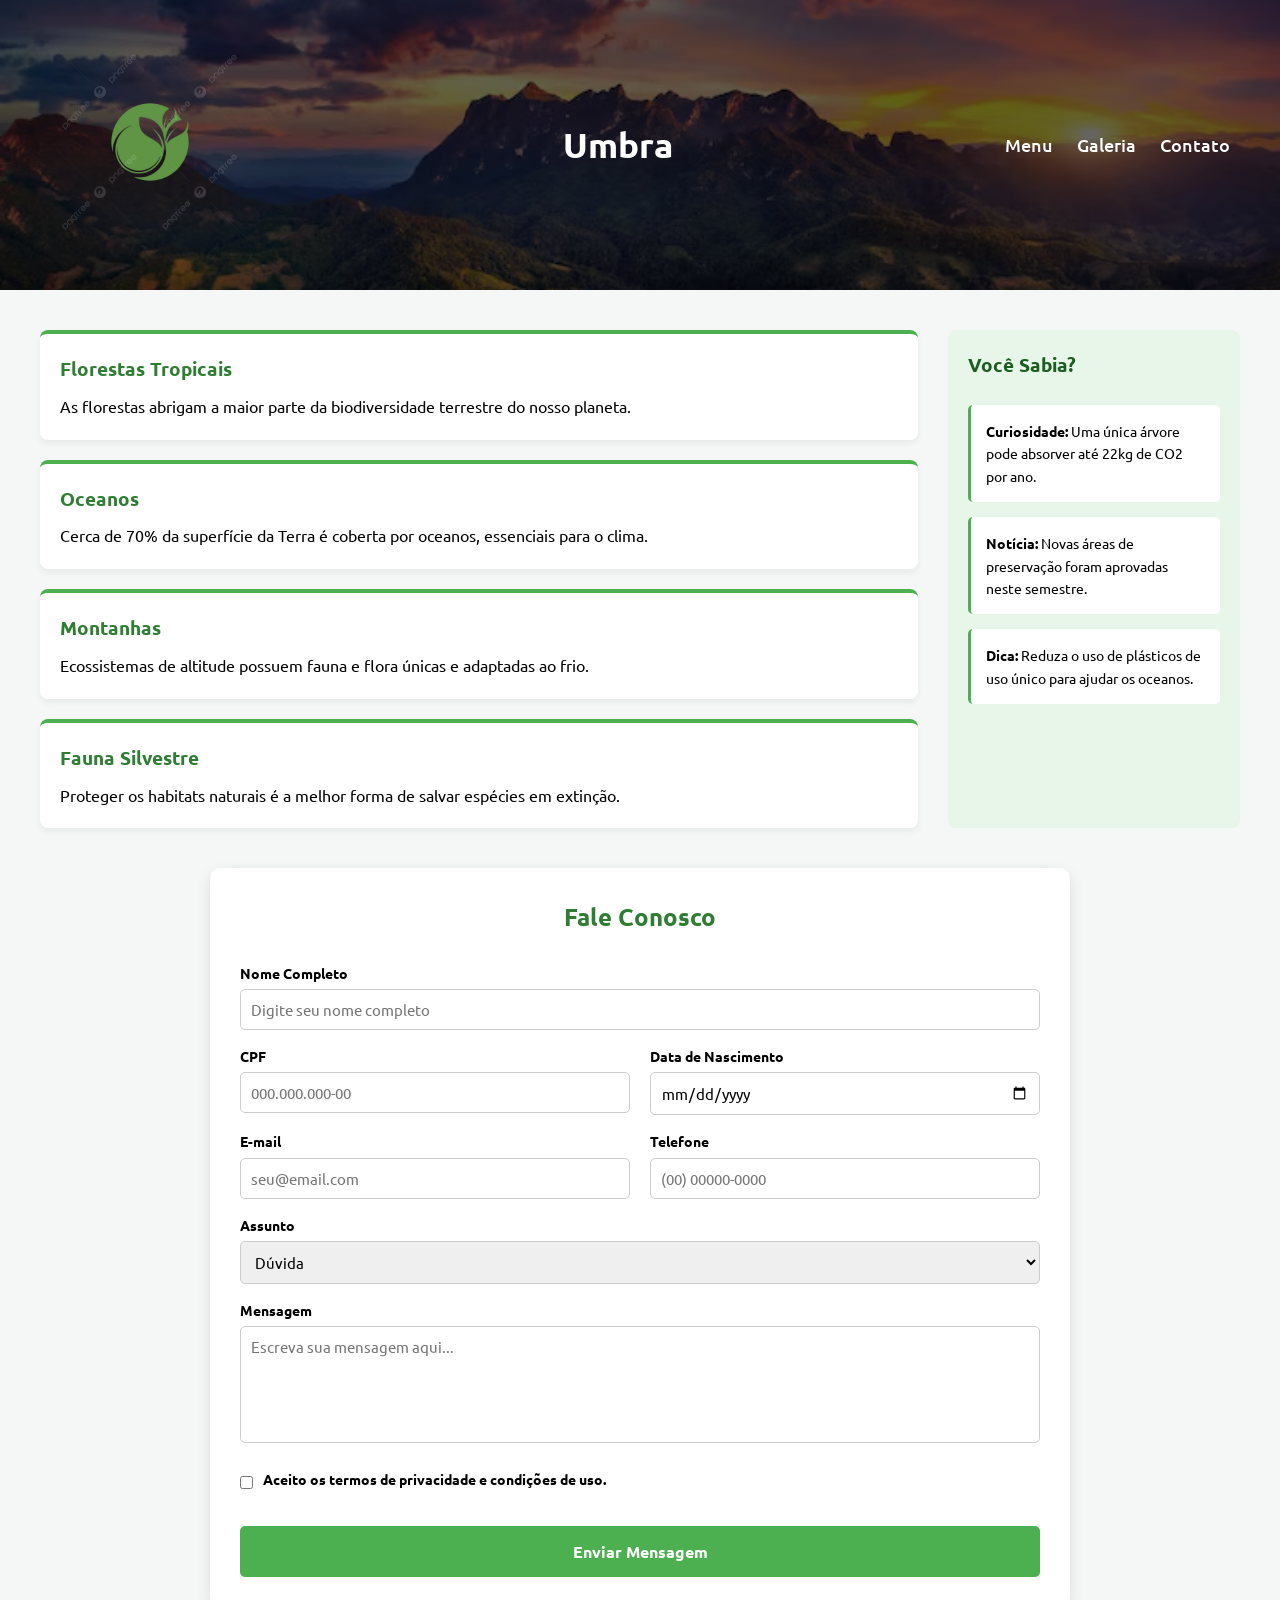
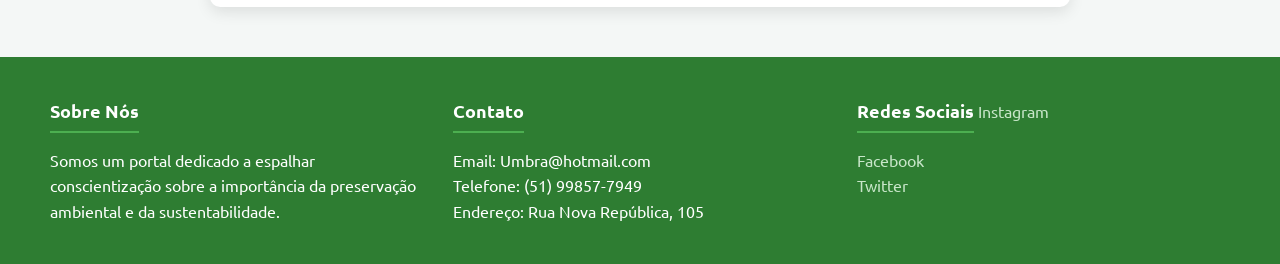
<file: index.html>
<!DOCTYPE html>
<html lang="pt-BR">
<head>
    <meta charset="UTF-8">
    <meta name="viewport" content="width=device-width, initial-scale=1.0">
    <title>Trabalho da natureza</title>
    <link rel="stylesheet" href="style.css">

<link rel="preconnect" href="https://fonts.googleapis.com">
<link rel="preconnect" href="https://fonts.gstatic.com" crossorigin>
<link href="https://fonts.googleapis.com/css2?family=Roboto:ital,wght@0,100..900;1,100..900&family=Ubuntu:ital,wght@0,300;0,400;0,500;0,700;1,300;1,400;1,500;1,700&display=swap" rel="stylesheet">

</head>
<body>

<header class="banner">

     <div>
        <img class="logo2" src="batata2.jpg"> 
     </div>

     <div class="logo">Umbra</div>
    <nav class="links">
        <a href="https://www.tnc.org.br/">Menu</a>
        <a href="https://www.tnc.org.br/conecte-se/comunicacao/relatorios/relatorio-anual-2024/">Galeria</a>
        <a href="https://www.tnc.org.br/ajude/cadastre-se/">Contato</a>
    </nav>
</header>

 <div class="layout">
        
    <main class="cards">

         <div class="card">
            <h3>Florestas Tropicais</h3>
            <p>As florestas abrigam a maior parte da biodiversidade terrestre do nosso planeta.</p>
        </div>

        <div class="card">
            <h3>Oceanos</h3>
            <p>Cerca de 70% da superfície da Terra é coberta por oceanos, essenciais para o clima.</p>
        </div>

        <div class="card">
            <h3>Montanhas</h3>
            <p>Ecossistemas de altitude possuem fauna e flora únicas e adaptadas ao frio.</p>
        </div>

        <div class="card">
            <h3>Fauna Silvestre</h3>
            <p>Proteger os habitats naturais é a melhor forma de salvar espécies em extinção.</p>
        </div>

    </main>

    <aside class="curiosidades">

        <h3>Você Sabia?</h3>

        <div class="dicafoda">
            <p><strong>Curiosidade:</strong> Uma única árvore pode absorver até 22kg de CO2 por ano.</p>
        </div>

        <div class="dicafoda">
            <p><strong>Notícia:</strong> Novas áreas de preservação foram aprovadas neste semestre.</p>
        </div>

        <div class="dicafoda">
            <p><strong>Dica:</strong> Reduza o uso de plásticos de uso único para ajudar os oceanos.</p>
        </div>


    </aside>

 </div>

 <section id="contato" class="sectioncontato">

    <h2>Fale Conosco</h2>

    <form class="formulario" action="post" method="POST">
            
        <div class="seila">
            <label for="nome">Nome Completo </label>
            <input type="text" id="nome" name="nome" placeholder="Digite seu nome completo" required>
        </div>

        <div class="aotodo">
            <div class="seila">
                <label for="cpf">CPF </label>
                <input type="text" id="cpf" name="cpf" placeholder="000.000.000-00" title="Digite no formato: 000.000.000-00" required>
            </div>

            <div class="seila">
                <label for="nascimento">Data de Nascimento </label>
                <input type="date" id="nascimento" name="nascimento" required>
            </div>

        </div>

        <div class="aotodo">

            <div class="seila">
                <label for="email">E-mail </label>
                <input type="email" id="email" name="email" placeholder="seu@email.com" required>
            </div>

            <div class="seila">
                <label for="telefone">Telefone </label>
                <input type="tel" id="telefone" name="telefone" placeholder="(00) 00000-0000" title="Digite no formato: (00) 00000-0000" required>
            </div>

        </div>

        <div class="seila">
            <label for="assunto">Assunto</label>
            <select id="assunto" name="assunto">
                <option value="duvida">Dúvida</option>
                <option value="sugestao">Sugestão</option>
                <option value="denuncia">Denúncia Ambiental</option>
                <option value="parceria">Parceria</option>
            </select>
        </div>

        <div class="seila">
            <label for="mensagem">Mensagem </label>
            <textarea id="mensagem" name="mensagem" rows="5" placeholder="Escreva sua mensagem aqui..." required></textarea>
        </div>

        <div class="termo">
            <input type="checkbox" id="termos" name="termos" required>
            <label for="termos">Aceito os termos de privacidade e condições de uso.</label>
        </div>

        <button type="submit" class="botao">Enviar Mensagem</button>
    </form>

 </section>

 <footer class="rodape">

    <div class="coluna-footer">
        <h4>Sobre Nós</h4>
        <p>Somos um portal dedicado a espalhar conscientização sobre a importância da preservação ambiental e da sustentabilidade.</p>
    </div>

    <div class="coluna-footer">
        <h4>Contato</h4>
        <p>Email: Umbra@hotmail.com</p>
        <p>Telefone: (51) 99857-7949</p>
        <p>Endereço: Rua Nova República, 105</p>
    </div>

    <div class="coluna-footer">
            <h4>Redes Sociais</h4>
            <a href="https://www.instagram.com/tncbrasil">Instagram</a><br>
            <a href="https://www.facebook.com/TNCBrasil">Facebook</a><br>
            <a href="https://x.com/TNCBrasil">Twitter</a>
    </div>

 </footer>

</body>
</html>
</file>
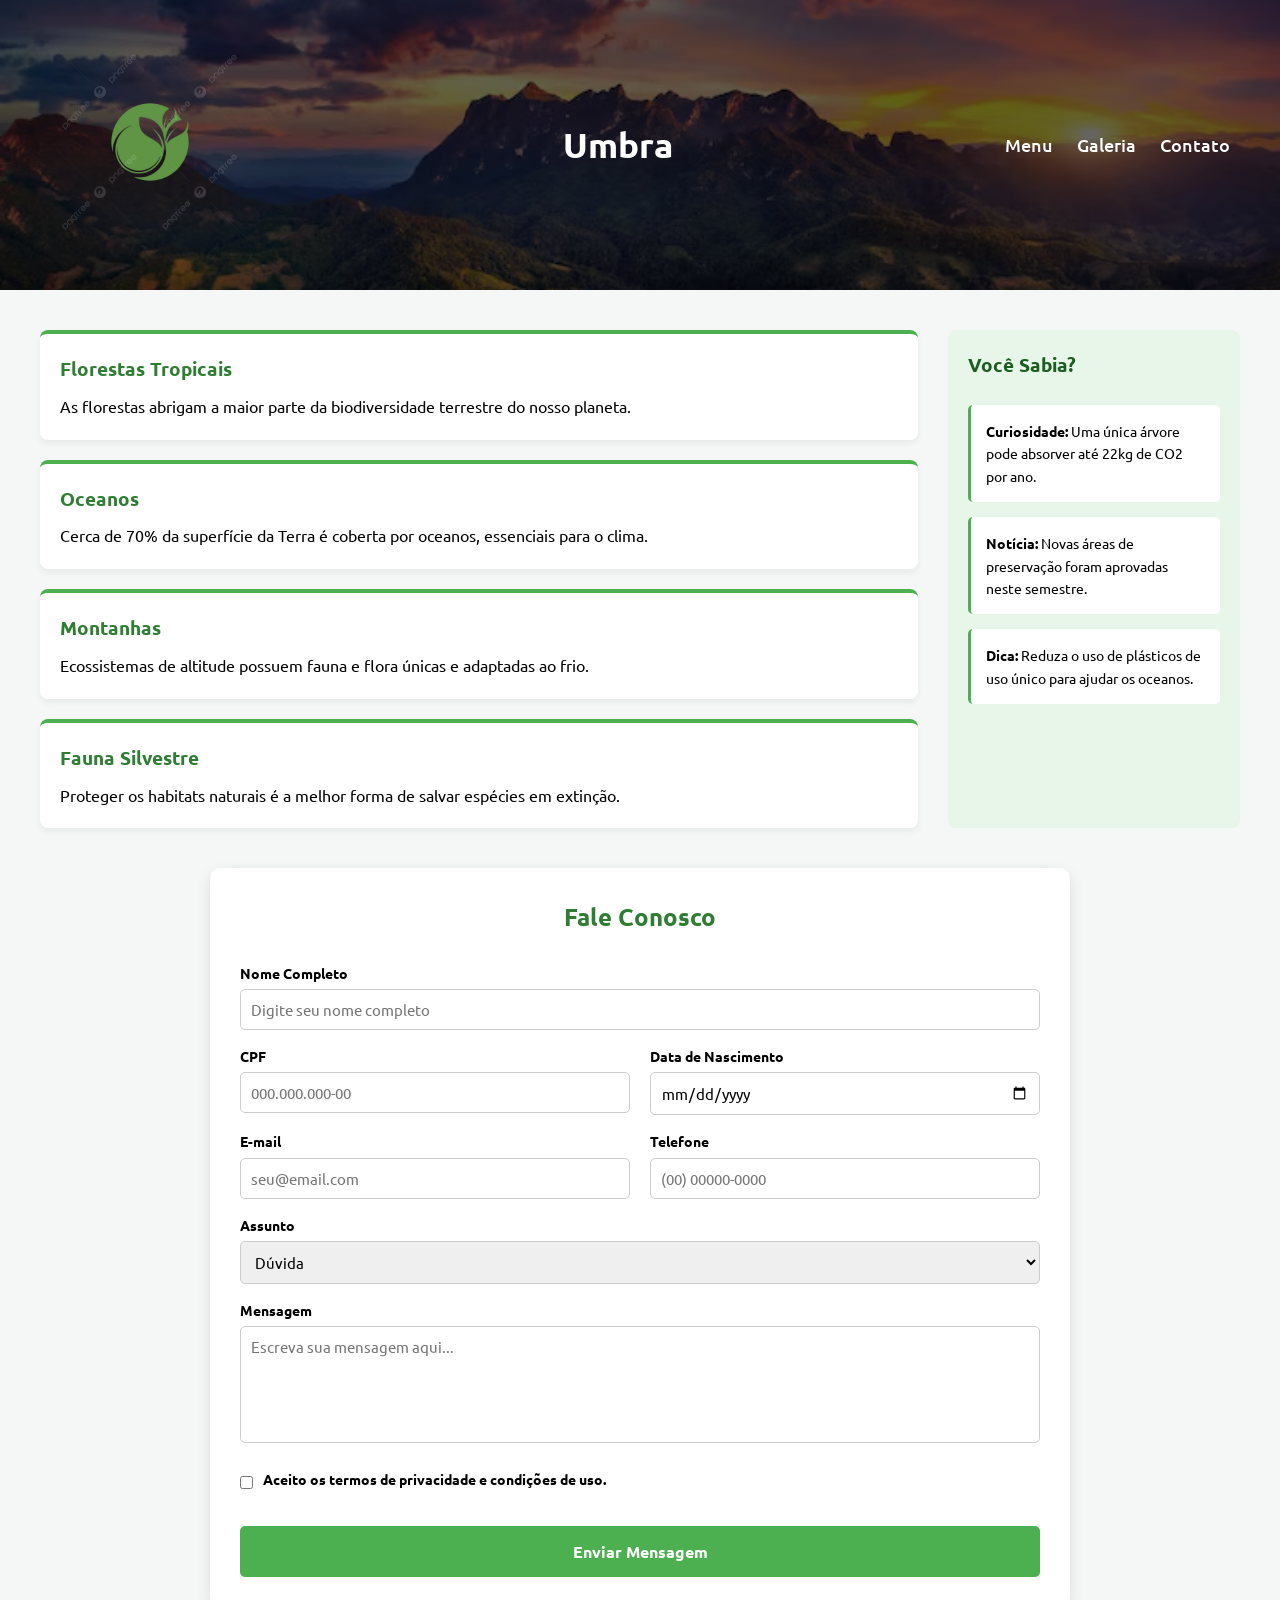
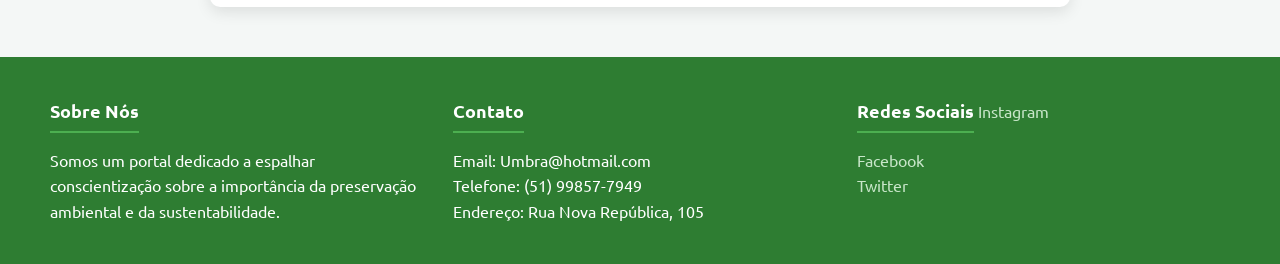
<file: goiaba.html>
<!DOCTYPE html>
<html lang="pt-BR">
<head>
    <meta charset="UTF-8">
    <meta name="viewport" content="width=device-width, initial-scale=1.0">
    <title>Trabalho da natureza</title>
    <link rel="stylesheet" href="abacaxi.css">

<link rel="preconnect" href="https://fonts.googleapis.com">
<link rel="preconnect" href="https://fonts.gstatic.com" crossorigin>
<link href="https://fonts.googleapis.com/css2?family=Roboto:ital,wght@0,100..900;1,100..900&family=Ubuntu:ital,wght@0,300;0,400;0,500;0,700;1,300;1,400;1,500;1,700&display=swap" rel="stylesheet">

</head>
<body>

<header class="banner">

     <div>
        <img class="logo2" src="batata2.jpg"> 
     </div>

     <div class="logo">Umbra</div>
    <nav class="links">
        <a href="https://www.tnc.org.br/">Menu</a>
        <a href="https://www.tnc.org.br/conecte-se/comunicacao/relatorios/relatorio-anual-2024/">Galeria</a>
        <a href="https://www.tnc.org.br/ajude/cadastre-se/">Contato</a>
    </nav>
</header>

 <div class="layout">
        
    <main class="cards">

         <div class="card">
            <h3>Florestas Tropicais</h3>
            <p>As florestas abrigam a maior parte da biodiversidade terrestre do nosso planeta.</p>
        </div>

        <div class="card">
            <h3>Oceanos</h3>
            <p>Cerca de 70% da superfície da Terra é coberta por oceanos, essenciais para o clima.</p>
        </div>

        <div class="card">
            <h3>Montanhas</h3>
            <p>Ecossistemas de altitude possuem fauna e flora únicas e adaptadas ao frio.</p>
        </div>

        <div class="card">
            <h3>Fauna Silvestre</h3>
            <p>Proteger os habitats naturais é a melhor forma de salvar espécies em extinção.</p>
        </div>

    </main>

    <aside class="curiosidades">

        <h3>Você Sabia?</h3>

        <div class="dicafoda">
            <p><strong>Curiosidade:</strong> Uma única árvore pode absorver até 22kg de CO2 por ano.</p>
        </div>

        <div class="dicafoda">
            <p><strong>Notícia:</strong> Novas áreas de preservação foram aprovadas neste semestre.</p>
        </div>

        <div class="dicafoda">
            <p><strong>Dica:</strong> Reduza o uso de plásticos de uso único para ajudar os oceanos.</p>
        </div>


    </aside>

 </div>

 <section id="contato" class="sectioncontato">

    <h2>Fale Conosco</h2>

    <form class="formulario" action="post" method="POST">
            
        <div class="seila">
            <label for="nome">Nome Completo </label>
            <input type="text" id="nome" name="nome" placeholder="Digite seu nome completo" required>
        </div>

        <div class="aotodo">
            <div class="seila">
                <label for="cpf">CPF </label>
                <input type="text" id="cpf" name="cpf" placeholder="000.000.000-00" title="Digite no formato: 000.000.000-00" required>
            </div>

            <div class="seila">
                <label for="nascimento">Data de Nascimento </label>
                <input type="date" id="nascimento" name="nascimento" required>
            </div>

        </div>

        <div class="aotodo">

            <div class="seila">
                <label for="email">E-mail </label>
                <input type="email" id="email" name="email" placeholder="seu@email.com" required>
            </div>

            <div class="seila">
                <label for="telefone">Telefone </label>
                <input type="tel" id="telefone" name="telefone" placeholder="(00) 00000-0000" title="Digite no formato: (00) 00000-0000" required>
            </div>

        </div>

        <div class="seila">
            <label for="assunto">Assunto</label>
            <select id="assunto" name="assunto">
                <option value="duvida">Dúvida</option>
                <option value="sugestao">Sugestão</option>
                <option value="denuncia">Denúncia Ambiental</option>
                <option value="parceria">Parceria</option>
            </select>
        </div>

        <div class="seila">
            <label for="mensagem">Mensagem </label>
            <textarea id="mensagem" name="mensagem" rows="5" placeholder="Escreva sua mensagem aqui..." required></textarea>
        </div>

        <div class="termo">
            <input type="checkbox" id="termos" name="termos" required>
            <label for="termos">Aceito os termos de privacidade e condições de uso.</label>
        </div>

        <button type="submit" class="botao">Enviar Mensagem</button>
    </form>

 </section>

 <footer class="rodape">

    <div class="coluna-footer">
        <h4>Sobre Nós</h4>
        <p>Somos um portal dedicado a espalhar conscientização sobre a importância da preservação ambiental e da sustentabilidade.</p>
    </div>

    <div class="coluna-footer">
        <h4>Contato</h4>
        <p>Email: Umbra@hotmail.com</p>
        <p>Telefone: (51) 99857-7949</p>
        <p>Endereço: Rua Nova República, 105</p>
    </div>

    <div class="coluna-footer">
            <h4>Redes Sociais</h4>
            <a href="https://www.instagram.com/tncbrasil">Instagram</a><br>
            <a href="https://www.facebook.com/TNCBrasil">Facebook</a><br>
            <a href="https://x.com/TNCBrasil">Twitter</a>
    </div>

 </footer>

</body>
</html>
</file>
<file: style.css>
* {
    margin: 0;
    padding: 0;
    font-family: 'ubuntu';
}

body {
    background-color: #f4f7f6;
    line-height: 1.6;
}

.logo2{
    width: 200px;    
    object-fit: contain;
}

.banner {
    display: flex;
    justify-content: space-between;
    align-items: center;
    padding: 20px 50px;
    background-image: linear-gradient(rgba(0,0,0,0.6), rgba(0,0,0,0.6)), url(batata.jpg);
    background-size: cover;
    background-position: center;
    color: #ffffff;
    height: 250px;
    font-family: 'Ubuntu';
}

.logo {
    font-size: 35px;
    font-weight: bold;
    text-align: left;
}

.links a {
    color: white;
    text-decoration: none;
    margin-left: 20px;
    font-weight: 500;
    font-size: 18px;
}

.links a:hover {
    color: #4CAF50; 
}

.layout {
    display: grid;
    grid-template-columns: 3fr 1fr;
    gap: 30px;
    max-width: 1200px;
    margin: 40px auto;
    padding: 0 20px;
}

.cards {
    display: grid;
    gap: 20px;
}

.card {
    background: white;
    padding: 20px;
    border-radius: 8px;
    box-shadow: 0 4px 6px rgba(0,0,0,0.05);
    border-top: 4px solid #4CAF50;
}

.card h3 {
    margin-bottom: 10px;
    color: #2E7D32;
}

.curiosidades {
    display: flex;
    flex-direction: column;
    gap: 15px;
    background: #E8F5E9;
    padding: 20px;
    border-radius: 8px;
}

.curiosidades h3 {
    color: #1B5E20;
    margin-bottom: 10px;
}

.dicafoda {
    background: white;
    padding: 15px;
    border-radius: 5px;
    font-size: 14px;
    border-left: 3px solid #4CAF50;
}

.sectioncontato {
    max-width: 800px;
    margin: 0 auto 50px auto;
    padding: 30px;
    background: white;
    border-radius: 10px;
    box-shadow: 0 5px 15px rgba(0,0,0,0.1);
}

.sectioncontato h2 {
    text-align: center;
    color: #2E7D32;
    margin-bottom: 25px;
}

.formulario {
    display: flex;
    flex-direction: column;
    gap: 15px;
}

.formulario textarea {
    resize: none;
}

.seila {
    display: flex;
    flex-direction: column;
    width: 100%;
}

.aotodo {
    display: flex;
    gap: 20px;
}

.formulario label {
    font-weight: 600;
    margin-bottom: 5px;
    font-size: 14px;
}

.formulario input[type="text"],
.formulario input[type="email"],
.formulario input[type="tel"],
.formulario input[type="date"],
.formulario select,
.formulario textarea {
    padding: 10px;
    border: 1px solid #ccc;
    border-radius: 5px;
    font-size: 15px;
}

.termo {
    display: flex;
    align-items: center;
    gap: 10px;
    margin-top: 10px;
}

.botao {
    background-color: #4CAF50;
    color: white;
    border: none;
    padding: 15px;
    font-size: 16px;
    font-weight: bold;
    border-radius: 5px;
    cursor: pointer;
    margin-top: 15px;
}

.botao:hover {
    background-color: #388E3C;
}

.rodape {
    display: grid;
    grid-template-columns: repeat(3, 1fr);
    gap: 30px;
    background-color: #2E7D32;
    color: white;
    padding: 40px 50px;
}

.coluna-footer h4 {
    margin-bottom: 15px;
    font-size: 18px;
    border-bottom: 2px solid #4CAF50;
    padding-bottom: 5px;
    display: inline-block;
}

.coluna-footer a {
    color: #C8E6C9;
    text-decoration: none;
}

.coluna-footer a:hover {
    color: white;
}

@media (max-width: 768px) {
    .banner {
        flex-direction: column;
        justify-content: center;
        gap: 20px;
    }
    
    .layout {
        grid-template-columns: 1fr;
    }

    .cards {
        flex-direction: column;
        gap: 15px;
    }

    .rodape {
        grid-template-columns: 1fr;
        text-align: center;
    }
    
    .coluna-footer h4 {
        margin-top: 20px;
    }
}
</file>
<file: abacaxi.css>
* {
    margin: 0;
    padding: 0;
    font-family: 'ubuntu';
}

body {
    background-color: #f4f7f6;
    line-height: 1.6;
}

.logo2{
    width: 200px;    
    object-fit: contain;
}

.banner {
    display: flex;
    justify-content: space-between;
    align-items: center;
    padding: 20px 50px;
    background-image: linear-gradient(rgba(0,0,0,0.6), rgba(0,0,0,0.6)), url(batata.jpg);
    background-size: cover;
    background-position: center;
    color: #ffffff;
    height: 250px;
    font-family: 'Ubuntu';
}

.logo {
    font-size: 35px;
    font-weight: bold;
    text-align: left;
}

.links a {
    color: white;
    text-decoration: none;
    margin-left: 20px;
    font-weight: 500;
    font-size: 18px;
}

.links a:hover {
    color: #4CAF50; 
}

.layout {
    display: grid;
    grid-template-columns: 3fr 1fr;
    gap: 30px;
    max-width: 1200px;
    margin: 40px auto;
    padding: 0 20px;
}

.cards {
    display: grid;
    gap: 20px;
}

.card {
    background: white;
    padding: 20px;
    border-radius: 8px;
    box-shadow: 0 4px 6px rgba(0,0,0,0.05);
    border-top: 4px solid #4CAF50;
}

.card h3 {
    margin-bottom: 10px;
    color: #2E7D32;
}

.curiosidades {
    display: flex;
    flex-direction: column;
    gap: 15px;
    background: #E8F5E9;
    padding: 20px;
    border-radius: 8px;
}

.curiosidades h3 {
    color: #1B5E20;
    margin-bottom: 10px;
}

.dicafoda {
    background: white;
    padding: 15px;
    border-radius: 5px;
    font-size: 14px;
    border-left: 3px solid #4CAF50;
}

.sectioncontato {
    max-width: 800px;
    margin: 0 auto 50px auto;
    padding: 30px;
    background: white;
    border-radius: 10px;
    box-shadow: 0 5px 15px rgba(0,0,0,0.1);
}

.sectioncontato h2 {
    text-align: center;
    color: #2E7D32;
    margin-bottom: 25px;
}

.formulario {
    display: flex;
    flex-direction: column;
    gap: 15px;
}

.formulario textarea {
    resize: none;
}

.seila {
    display: flex;
    flex-direction: column;
    width: 100%;
}

.aotodo {
    display: flex;
    gap: 20px;
}

.formulario label {
    font-weight: 600;
    margin-bottom: 5px;
    font-size: 14px;
}

.formulario input[type="text"],
.formulario input[type="email"],
.formulario input[type="tel"],
.formulario input[type="date"],
.formulario select,
.formulario textarea {
    padding: 10px;
    border: 1px solid #ccc;
    border-radius: 5px;
    font-size: 15px;
}

.termo {
    display: flex;
    align-items: center;
    gap: 10px;
    margin-top: 10px;
}

.botao {
    background-color: #4CAF50;
    color: white;
    border: none;
    padding: 15px;
    font-size: 16px;
    font-weight: bold;
    border-radius: 5px;
    cursor: pointer;
    margin-top: 15px;
}

.botao:hover {
    background-color: #388E3C;
}

.rodape {
    display: grid;
    grid-template-columns: repeat(3, 1fr);
    gap: 30px;
    background-color: #2E7D32;
    color: white;
    padding: 40px 50px;
}

.coluna-footer h4 {
    margin-bottom: 15px;
    font-size: 18px;
    border-bottom: 2px solid #4CAF50;
    padding-bottom: 5px;
    display: inline-block;
}

.coluna-footer a {
    color: #C8E6C9;
    text-decoration: none;
}

.coluna-footer a:hover {
    color: white;
}

@media (max-width: 768px) {
    .banner {
        flex-direction: column;
        justify-content: center;
        gap: 20px;
    }
    
    .layout {
        grid-template-columns: 1fr;
    }

    .cards {
        flex-direction: column;
        gap: 15px;
    }

    .rodape {
        grid-template-columns: 1fr;
        text-align: center;
    }
    
    .coluna-footer h4 {
        margin-top: 20px;
    }
}
</file>
